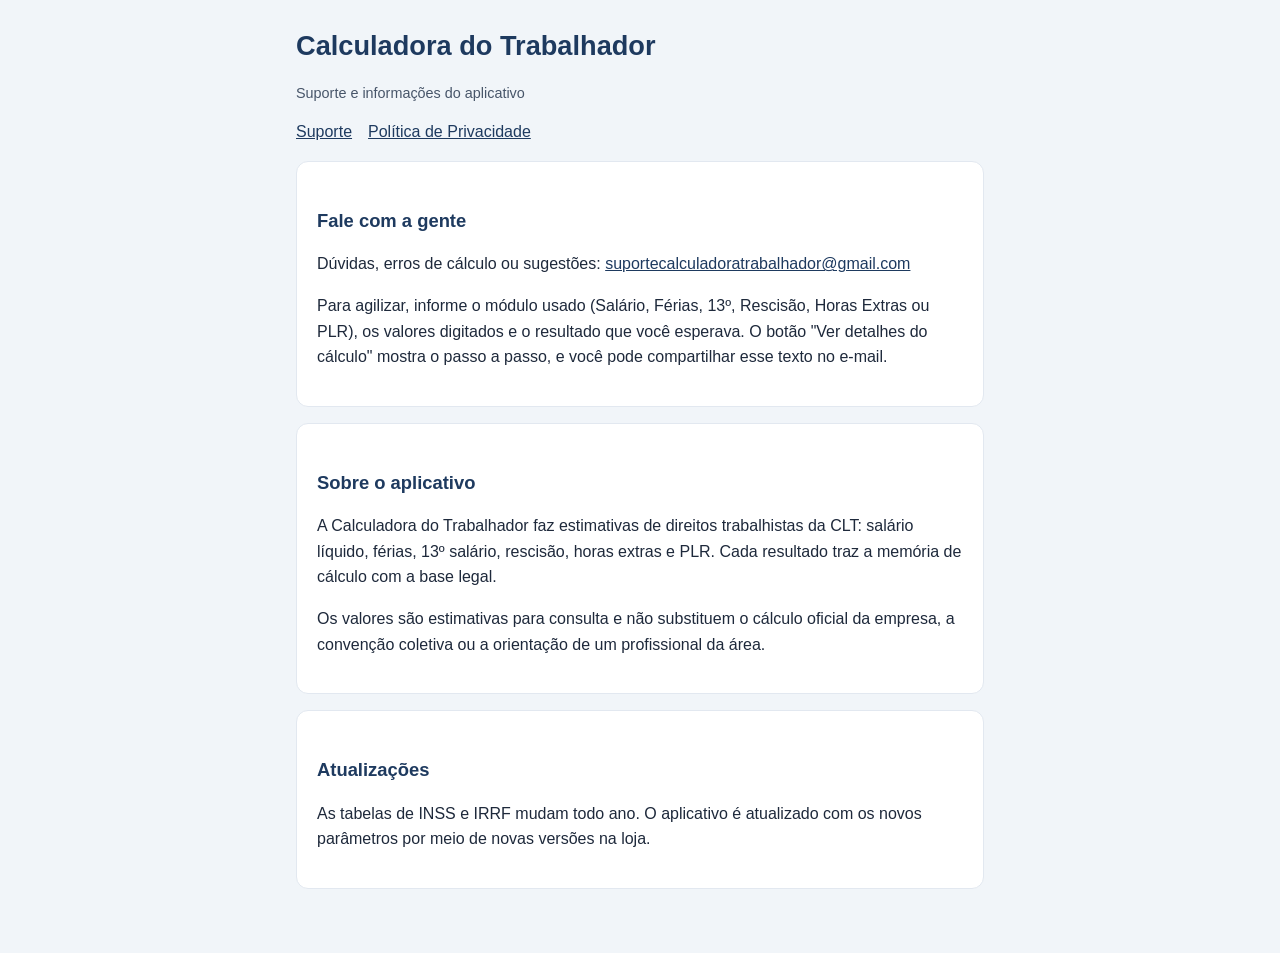
<file: index.html>
<!doctype html>
<html lang="pt-BR">
<head>
<meta charset="utf-8">
<meta name="viewport" content="width=device-width, initial-scale=1">
<title>Calculadora do Trabalhador — Suporte</title>
<meta name="description" content="Suporte do aplicativo Calculadora do Trabalhador.">
<link rel="stylesheet" href="style.css">
</head>
<body>
<main>
  <h1>Calculadora do Trabalhador</h1>
  <p class="suave">Suporte e informações do aplicativo</p>
  <nav><a href="index.html">Suporte</a><a href="privacidade.html">Política de Privacidade</a></nav>

  <div class="card">
    <h2>Fale com a gente</h2>
    <p>Dúvidas, erros de cálculo ou sugestões: <a href="mailto:suportecalculadoratrabalhador@gmail.com">suportecalculadoratrabalhador@gmail.com</a></p>
    <p>Para agilizar, informe o módulo usado (Salário, Férias, 13º, Rescisão, Horas Extras ou PLR), os valores digitados e o resultado que você esperava. O botão "Ver detalhes do cálculo" mostra o passo a passo, e você pode compartilhar esse texto no e-mail.</p>
  </div>

  <div class="card">
    <h2>Sobre o aplicativo</h2>
    <p>A Calculadora do Trabalhador faz estimativas de direitos trabalhistas da CLT: salário líquido, férias, 13º salário, rescisão, horas extras e PLR. Cada resultado traz a memória de cálculo com a base legal.</p>
    <p>Os valores são estimativas para consulta e não substituem o cálculo oficial da empresa, a convenção coletiva ou a orientação de um profissional da área.</p>
  </div>

  <div class="card">
    <h2>Atualizações</h2>
    <p>As tabelas de INSS e IRRF mudam todo ano. O aplicativo é atualizado com os novos parâmetros por meio de novas versões na loja.</p>
  </div>
</main>
</body>
</html>
</file>
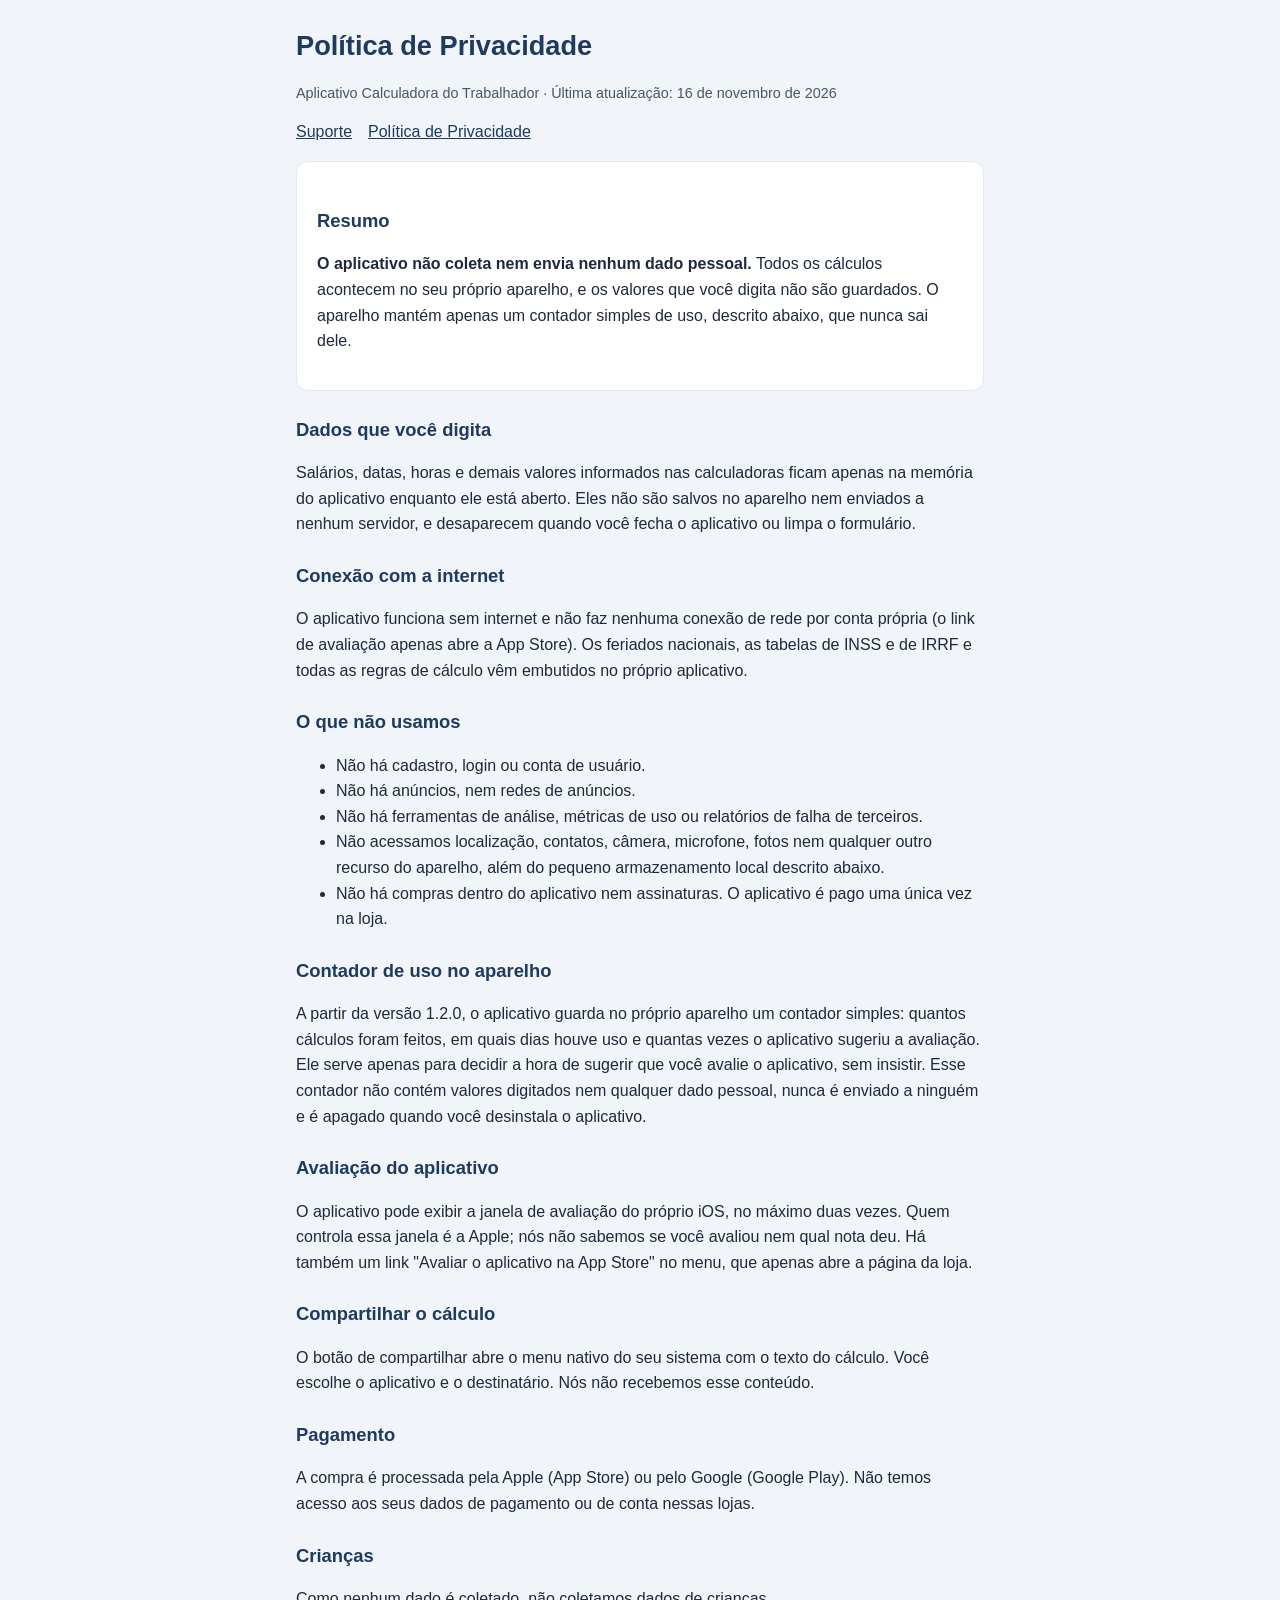
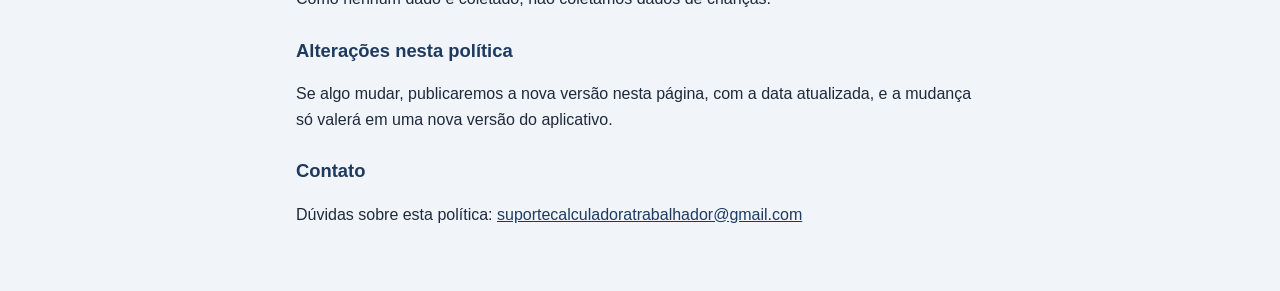
<file: privacidade.html>
<!doctype html>
<html lang="pt-BR">
<head>
<meta charset="utf-8">
<meta name="viewport" content="width=device-width, initial-scale=1">
<title>Calculadora do Trabalhador — Política de Privacidade</title>
<meta name="description" content="Política de Privacidade do aplicativo Calculadora do Trabalhador.">
<link rel="stylesheet" href="style.css">
</head>
<body>
<main>
  <h1>Política de Privacidade</h1>
  <p class="suave">Aplicativo Calculadora do Trabalhador · Última atualização: 16 de novembro de 2026</p>
  <nav><a href="index.html">Suporte</a><a href="privacidade.html">Política de Privacidade</a></nav>

  <div class="card">
    <h2>Resumo</h2>
    <p><strong>O aplicativo não coleta nem envia nenhum dado pessoal.</strong> Todos os cálculos acontecem no seu próprio aparelho, e os valores que você digita não são guardados. O aparelho mantém apenas um contador simples de uso, descrito abaixo, que nunca sai dele.</p>
  </div>

  <h2>Dados que você digita</h2>
  <p>Salários, datas, horas e demais valores informados nas calculadoras ficam apenas na memória do aplicativo enquanto ele está aberto. Eles não são salvos no aparelho nem enviados a nenhum servidor, e desaparecem quando você fecha o aplicativo ou limpa o formulário.</p>

  <h2>Conexão com a internet</h2>
  <p>O aplicativo funciona sem internet e não faz nenhuma conexão de rede por conta própria (o link de avaliação apenas abre a App Store). Os feriados nacionais, as tabelas de INSS e de IRRF e todas as regras de cálculo vêm embutidos no próprio aplicativo.</p>

  <h2>O que não usamos</h2>
  <ul>
    <li>Não há cadastro, login ou conta de usuário.</li>
    <li>Não há anúncios, nem redes de anúncios.</li>
    <li>Não há ferramentas de análise, métricas de uso ou relatórios de falha de terceiros.</li>
    <li>Não acessamos localização, contatos, câmera, microfone, fotos nem qualquer outro recurso do aparelho, além do pequeno armazenamento local descrito abaixo.</li>
    <li>Não há compras dentro do aplicativo nem assinaturas. O aplicativo é pago uma única vez na loja.</li>
  </ul>

  <h2>Contador de uso no aparelho</h2>
  <p>A partir da versão 1.2.0, o aplicativo guarda no próprio aparelho um contador simples: quantos cálculos foram feitos, em quais dias houve uso e quantas vezes o aplicativo sugeriu a avaliação. Ele serve apenas para decidir a hora de sugerir que você avalie o aplicativo, sem insistir. Esse contador não contém valores digitados nem qualquer dado pessoal, nunca é enviado a ninguém e é apagado quando você desinstala o aplicativo.</p>

  <h2>Avaliação do aplicativo</h2>
  <p>O aplicativo pode exibir a janela de avaliação do próprio iOS, no máximo duas vezes. Quem controla essa janela é a Apple; nós não sabemos se você avaliou nem qual nota deu. Há também um link "Avaliar o aplicativo na App Store" no menu, que apenas abre a página da loja.</p>

  <h2>Compartilhar o cálculo</h2>
  <p>O botão de compartilhar abre o menu nativo do seu sistema com o texto do cálculo. Você escolhe o aplicativo e o destinatário. Nós não recebemos esse conteúdo.</p>

  <h2>Pagamento</h2>
  <p>A compra é processada pela Apple (App Store) ou pelo Google (Google Play). Não temos acesso aos seus dados de pagamento ou de conta nessas lojas.</p>

  <h2>Crianças</h2>
  <p>Como nenhum dado é coletado, não coletamos dados de crianças.</p>

  <h2>Alterações nesta política</h2>
  <p>Se algo mudar, publicaremos a nova versão nesta página, com a data atualizada, e a mudança só valerá em uma nova versão do aplicativo.</p>

  <h2>Contato</h2>
  <p>Dúvidas sobre esta política: <a href="mailto:suportecalculadoratrabalhador@gmail.com">suportecalculadoratrabalhador@gmail.com</a></p>
</main>
</body>
</html>
</file>
<file: style.css>
:root { --bg:#f1f5f9; --card:#ffffff; --texto:#1e293b; --suave:#475569; --azul:#1e3a5f; --borda:#e2e8f0; }
@media (prefers-color-scheme: dark) {
  :root { --bg:#0f172a; --card:#1e293b; --texto:#e2e8f0; --suave:#94a3b8; --azul:#93c5fd; --borda:#334155; }
}
* { box-sizing: border-box; }
body { margin:0; background:var(--bg); color:var(--texto); font:16px/1.6 -apple-system, "Segoe UI", Roboto, Helvetica, Arial, sans-serif; }
main { max-width:720px; margin:0 auto; padding:24px 16px 48px; }
.card { background:var(--card); border:1px solid var(--borda); border-radius:12px; padding:20px; margin:16px 0; }
h1 { color:var(--azul); font-size:1.7rem; margin:0 0 4px; }
h2 { color:var(--azul); font-size:1.15rem; margin:24px 0 8px; }
p, li { color:var(--texto); }
.suave { color:var(--suave); font-size:.9rem; }
a { color:var(--azul); }
nav a { margin-right:16px; }
</file>
